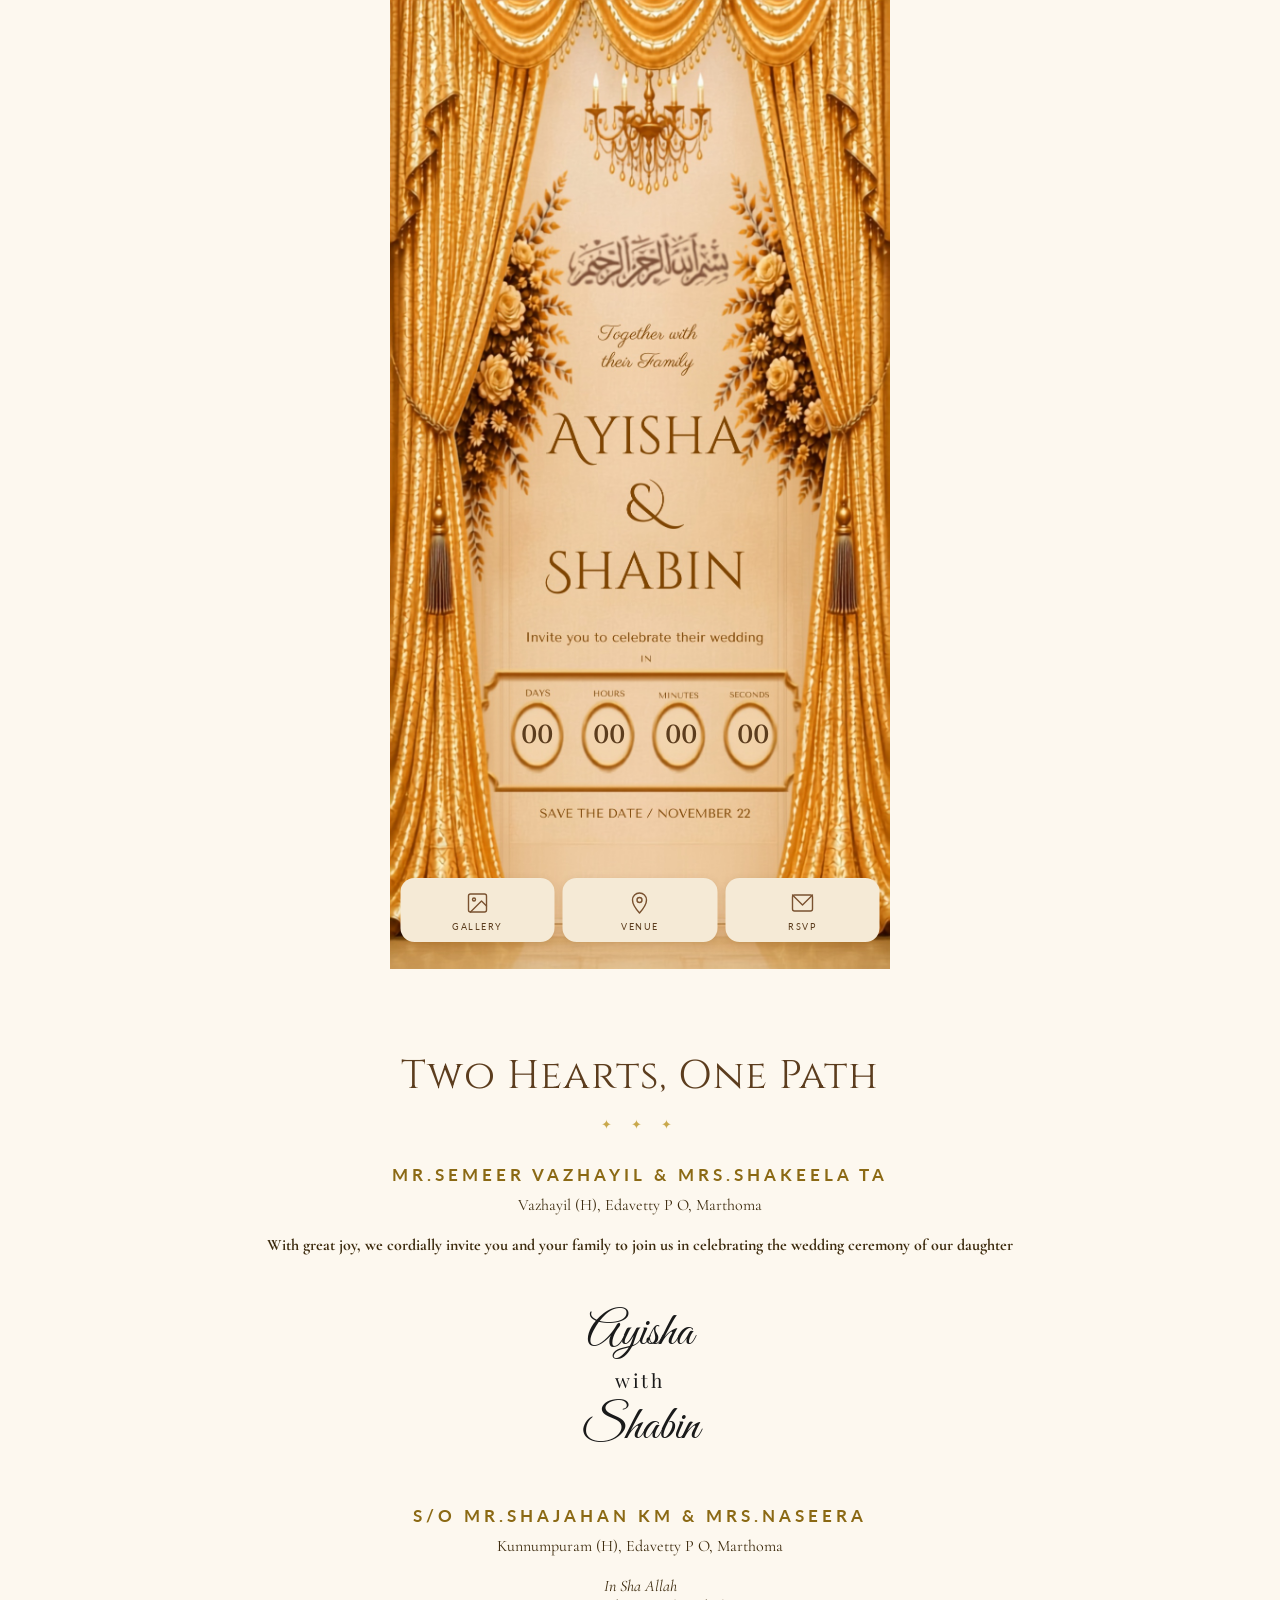
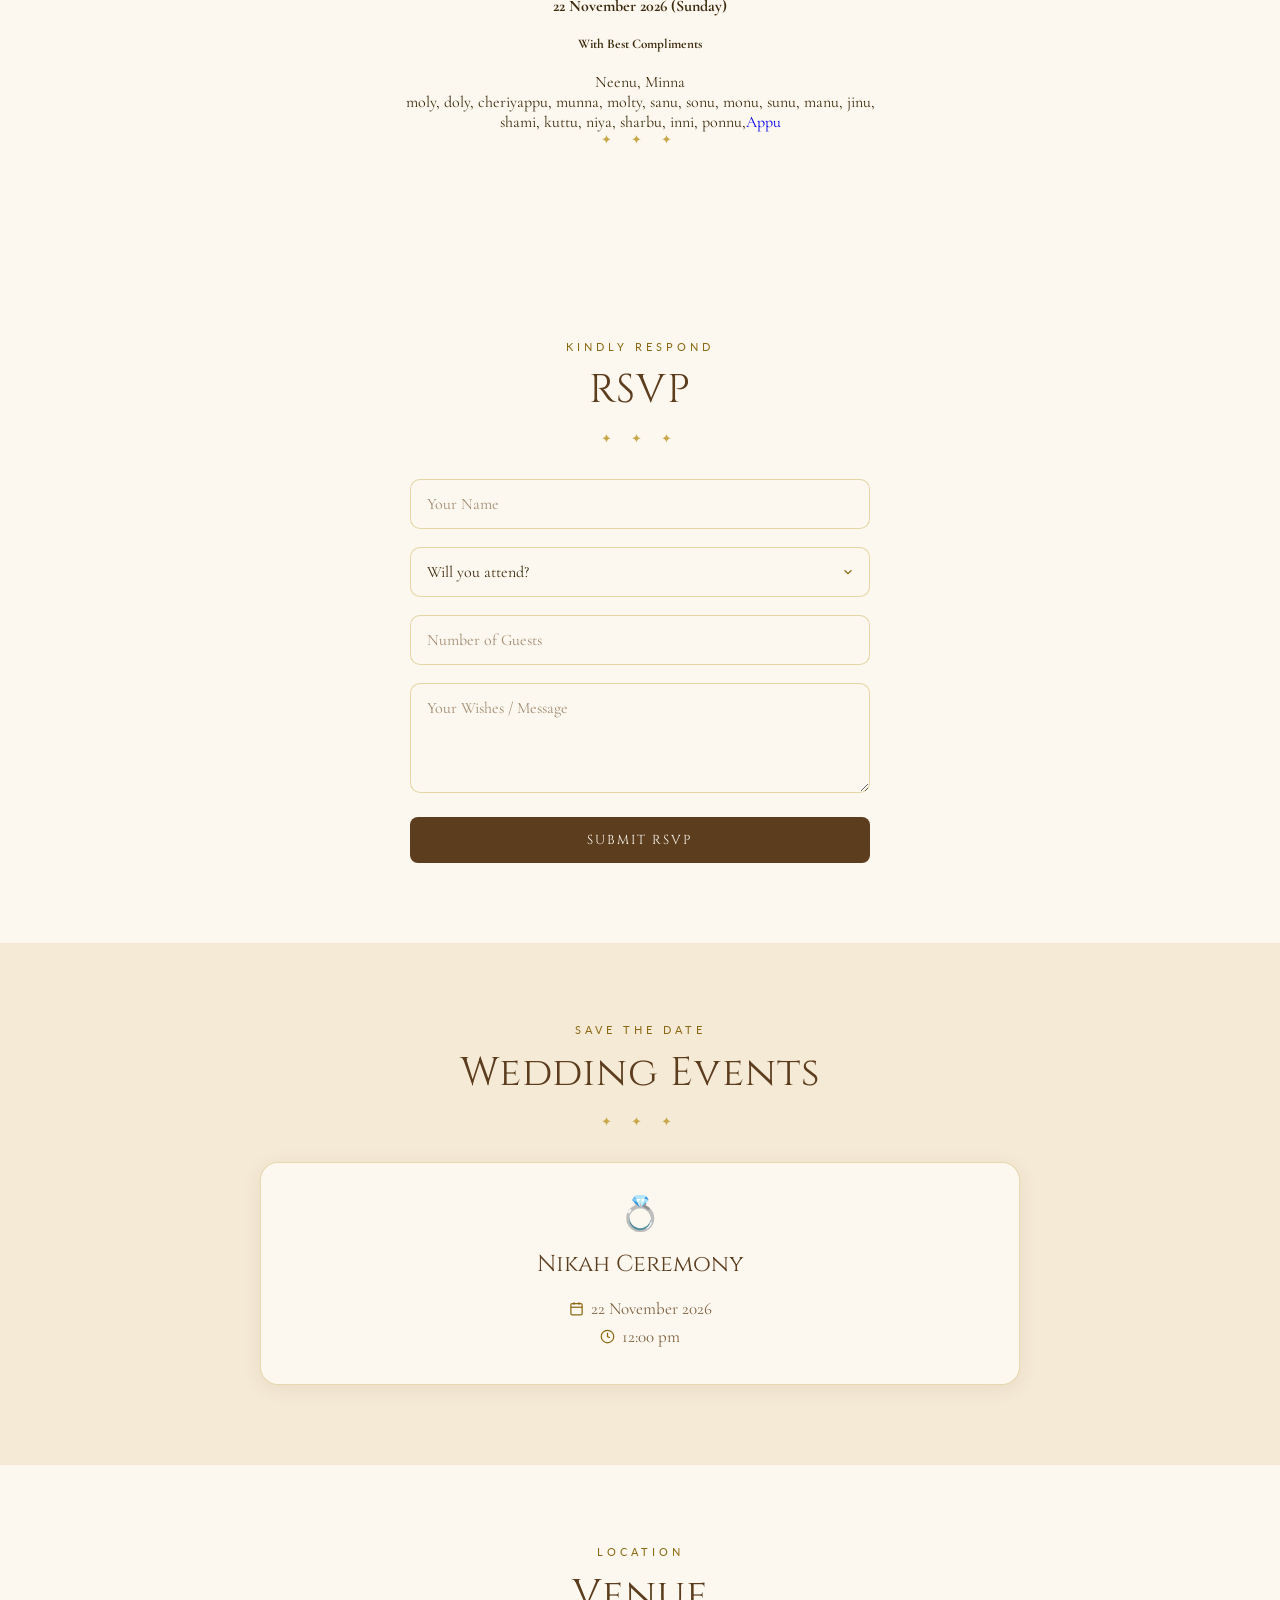
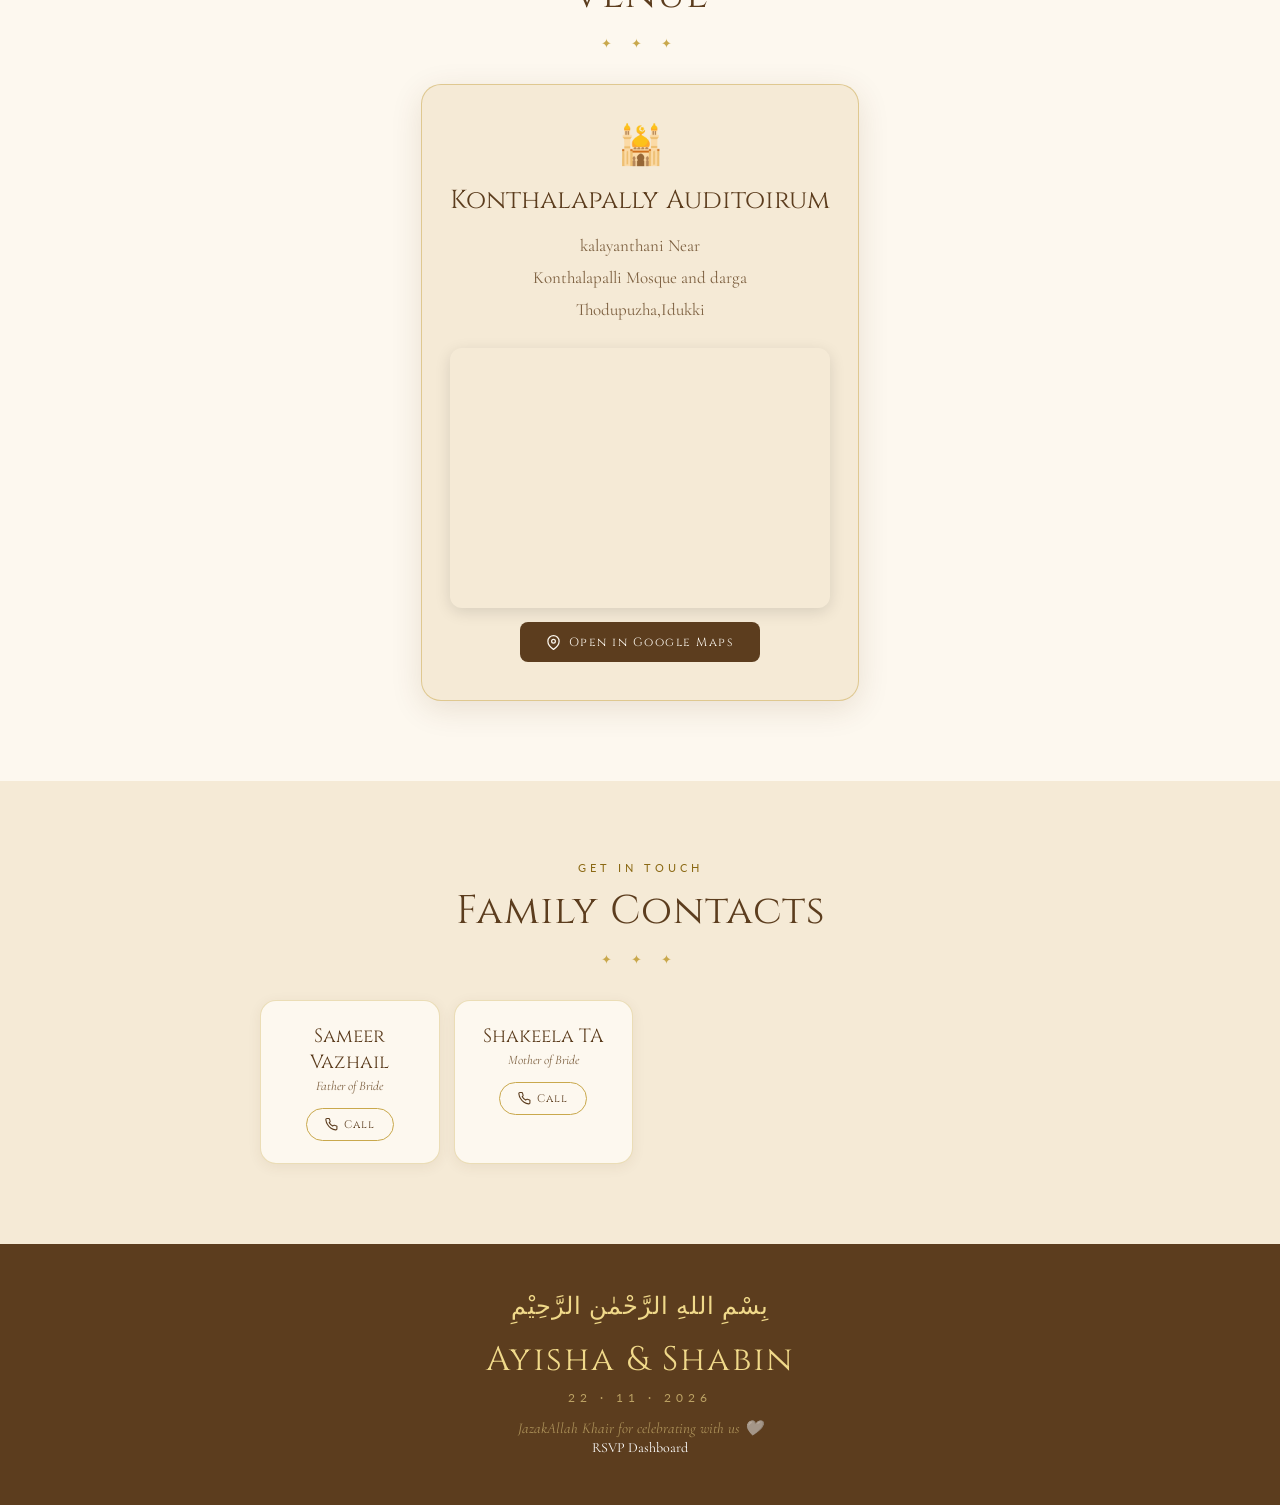
<file: index.html>
<!DOCTYPE html>
<html lang="en">
<head>
<meta charset="UTF-8">
<meta name="viewport" content="width=device-width, initial-scale=1.0">
<title>Ayisha & Shabin — Wedding Invitation</title>
<link href="https://fonts.googleapis.com/css2?family=Cormorant+Garamond:ital,wght@0,300;0,400;0,600;1,300;1,400&family=Cinzel:wght@400;600&family=Lato:wght@300;400&family=Great+Vibes&family=Playfair+Display&display=swap" rel="stylesheet">
<link rel="stylesheet" href="style.css">
<style>
.map-embed{margin:18px 0 14px;overflow:hidden;border-radius:12px;box-shadow:0 4px 16px rgba(0,0,0,.12);}
.map-embed iframe{display:block;}
</style>
</head>
<body>

<!-- ══════════════════ MAIN CONTENT ══════════════════ -->
<div id="main-content">

  <!-- HERO -->
  <section id="hero">
    <div class="invitation-wrap">
      <img src="wedding_invitation_1170x2532.jpg" class="invite-img" alt="Ayisha & Shabin Wedding Invitation">
      <div class="countdown-overlay">
        <div class="cd-block"><span id="days">00</span></div>
        <div class="cd-block"><span id="hours">00</span></div>
        <div class="cd-block"><span id="minutes">00</span></div>
        <div class="cd-block"><span id="seconds">00</span></div>
      </div>

      <!-- ACTION BUTTONS -->
      <div class="action-row">

        <a href="gallary.html" class="action-btn">
          <div class="action-icon">
            <svg viewBox="0 0 24 24" fill="none" stroke="currentColor" stroke-width="1.4" stroke-linecap="round" stroke-linejoin="round">
              <rect x="3" y="3" width="18" height="18" rx="2"/>
              <circle cx="8.5" cy="8.5" r="1.5"/>
              <polyline points="21,15 16,10 5,21"/>
            </svg>
          </div>
          <span class="action-label">Gallery</span>
        </a>

        <a href="#venue" class="action-btn">
          <div class="action-icon">
            <svg viewBox="0 0 24 24" fill="none" stroke="currentColor" stroke-width="1.4" stroke-linecap="round" stroke-linejoin="round">
              <path d="M12 2C8.13 2 5 5.13 5 9c0 5.25 7 13 7 13s7-7.75 7-13c0-3.87-3.13-7-7-7z"/>
              <circle cx="12" cy="9" r="2.5"/>
            </svg>
          </div>
          <span class="action-label">Venue</span>
        </a>

        <a href="#RSVP" class="action-btn">
          <div class="action-icon">
            <svg viewBox="0 0 24 24" fill="none" stroke="currentColor" stroke-width="1.4" stroke-linecap="round" stroke-linejoin="round">
              <rect x="2" y="4" width="20" height="16" rx="2"/>
              <polyline points="2,4 12,14 22,4"/>
            </svg>
          </div>
          <span class="action-label">RSVP</span>
        </a>

      </div>
    </div>
  </section>

  <!-- OUR STORY -->
  <section id="story" class="section">
    <div class="section-inner">
      <h2 class="sec-title reveal">Two Hearts, One Path</h2>
      <div class="ornament reveal">✦ ✦ ✦</div>
      <p class="story-text reveal">
        <div class="eyebrow reveal"><H2>Mr.Semeer Vazhayil & Mrs.Shakeela TA</H2></div>
        Vazhayil (H), Edavetty P O, Marthoma <br><BR>
        
       <H4> With great joy, we cordially invite you and your family to join us
          in celebrating the wedding ceremony of our daughter</H4>

          <div class="wedding-names">
            <br><br>
            <div class="name">Ayisha</div>
            <div class="with-text">with</div>
            <div class="name">Shabin</div>
            <br><br>
          </div>

        <div class="eyebrow reveal"><H2>S/o Mr.Shajahan Km & Mrs.Naseera</H2></div>
        Kunnumpuram (H),  Edavetty P O, Marthoma <br><BR>
        
          <em>In Sha Allah</em>
        
        <H4>22 November 2026 (Sunday)</H4>
        <BR>
          <H5>With Best Compliments</H5><BR>
            Neenu, Minna<BR> 
            moly, doly, cheriyappu, munna, molty, sanu, sonu, monu, sunu, manu, jinu,<BR>
            shami, kuttu, niya, sharbu, inni, ponnu,<a href="https://www.instagram.com/_noufalrasak?igsh=bWxsMG80cDNtejJp&utm_source=qr" class="my-name">Appu</a>
        <BR>
      <div class="ornament reveal">✦ ✦ ✦</div>
    </div>
  </section>

  <!-- RSVP -->
  <section id="RSVP" class="section">
    <div class="section-inner">
      <div class="eyebrow reveal">Kindly Respond</div>
      <h2 class="sec-title reveal">RSVP</h2>
      <div class="ornament reveal">✦ ✦ ✦</div>

      <form id="rsvpForm" class="rsvp-form reveal">

        <div class="rsvp-field">
          <input type="text" id="name" placeholder="Your Name" required>
        </div>

        <div class="rsvp-field">
          <select id="attendance" required>
            <option value="">Will you attend?</option>
            <option value="Yes">Yes, I'll be there</option>
            <option value="No">Sorry, can't make it</option>
          </select>
        </div>

        <div class="rsvp-field">
          <input type="number" id="guests" placeholder="Number of Guests" min="0">
        </div>

        <div class="rsvp-field">
          <textarea id="message" placeholder="Your Wishes / Message" rows="4"></textarea>
        </div>

        <button type="submit" class="rsvp-submit">Submit RSVP</button>

      </form>
    </div>
  </section>

  <!-- EVENT SCHEDULE -->
  <section id="events" class="section section-alt">
    <div class="section-inner">
      <div class="eyebrow reveal">Save the Date</div>
      <h2 class="sec-title reveal">Wedding Events</h2>
      <div class="ornament reveal">✦ ✦ ✦</div>
      <div class="events-grid">
        <div class="event-card reveal">
          <div class="event-icon">💍</div>
          <h3>Nikah Ceremony</h3>
          <div class="event-detail">
            <svg width="15" height="15" viewBox="0 0 24 24" fill="none" stroke="currentColor" stroke-width="2">
              <rect x="3" y="4" width="18" height="18" rx="2"/>
              <line x1="16" y1="2" x2="16" y2="6"/>
              <line x1="8"  y1="2" x2="8"  y2="6"/>
              <line x1="3"  y1="10" x2="21" y2="10"/>
            </svg>
            22 November 2026
          </div>
          <div class="event-detail">
            <svg width="15" height="15" viewBox="0 0 24 24" fill="none" stroke="currentColor" stroke-width="2">
              <circle cx="12" cy="12" r="10"/>
              <polyline points="12 6 12 12 16 14"/>
            </svg>
            12:00 pm
          </div>
        </div>
      </div>
    </div>
  </section>

  <!-- VENUE -->
  <section id="venue" class="section">
    <div class="section-inner">
      <div class="eyebrow reveal">Location</div>
      <h2 class="sec-title reveal">Venue</h2>
      <div class="ornament reveal">✦ ✦ ✦</div>
      <div class="venue-card reveal">
        <div class="venue-icon">🕌</div>
        <h3 class="venue-name">Konthalapally Auditoirum</h3>
        <p class="venue-address">kalayanthani Near<br>Konthalapalli Mosque and darga<br>Thodupuzha,Idukki</p>
        <div class="map-embed">
          <iframe
            src="https://www.google.com/maps?q=Konthalapalli+Mosque+and+darga,+kalayanthani,+Thodupuzha,+Idukki,+Kerala&output=embed"
            width="100%"
            height="260"
            style="border:0;border-radius:12px;"
            allowfullscreen=""
            loading="lazy"
            referrerpolicy="no-referrer-when-downgrade">
          </iframe>
        </div>
        <a href="https://maps.app.goo.gl/k5tnFtj8jiW1MxmHA?g_st=ic" target="_blank" rel="noopener" class="map-btn">
          <svg width="15" height="15" viewBox="0 0 24 24" fill="none" stroke="currentColor" stroke-width="2">
            <path d="M21 10c0 7-9 13-9 13s-9-6-9-13a9 9 0 0 1 18 0z"/>
            <circle cx="12" cy="10" r="3"/>
          </svg>
          Open in Google Maps
        </a>
      </div>
    </div>
  </section>

  <!-- FAMILY CONTACTS -->
  <section id="contacts" class="section section-alt">
    <div class="section-inner">
      <div class="eyebrow reveal">Get in Touch</div>
      <h2 class="sec-title reveal">Family Contacts</h2>
      <div class="ornament reveal">✦ ✦ ✦</div>
      <div class="contacts-grid">
        <div class="contact-card reveal">
          <div class="contact-name">Sameer Vazhail</div>
          <div class="contact-role">Father of Bride</div>
          <a href="tel:+919961743230" class="contact-call">
            <svg width="13" height="13" viewBox="0 0 24 24" fill="none" stroke="currentColor" stroke-width="2">
              <path d="M22 16.92v3a2 2 0 0 1-2.18 2 19.79 19.79 0 0 1-8.63-3.07A19.5 19.5 0 0 1 4.69 12 19.79 19.79 0 0 1 1.61 3.41 2 2 0 0 1 3.59 1h3a2 2 0 0 1 2 1.72c.127.96.361 1.903.7 2.81a2 2 0 0 1-.45 2.11L7.91 8.56a16 16 0 0 0 6.29 6.29l.92-.92a2 2 0 0 1 2.11-.45c.907.339 1.85.573 2.81.7A2 2 0 0 1 22 16.92z"/>
            </svg>
            Call
          </a>
        </div>
        <div class="contact-card reveal">
          <div class="contact-name">Shakeela TA</div>
          <div class="contact-role">Mother of Bride</div>
          <a href="tel:+919061145278" class="contact-call">
            <svg width="13" height="13" viewBox="0 0 24 24" fill="none" stroke="currentColor" stroke-width="2">
              <path d="M22 16.92v3a2 2 0 0 1-2.18 2 19.79 19.79 0 0 1-8.63-3.07A19.5 19.5 0 0 1 4.69 12 19.79 19.79 0 0 1 1.61 3.41 2 2 0 0 1 3.59 1h3a2 2 0 0 1 2 1.72c.127.96.361 1.903.7 2.81a2 2 0 0 1-.45 2.11L7.91 8.56a16 16 0 0 0 6.29 6.29l.92-.92a2 2 0 0 1 2.11-.45c.907.339 1.85.573 2.81.7A2 2 0 0 1 22 16.92z"/>
            </svg>
            Call
          </a>
        </div>
      </div>
    </div>
  </section>

  <!-- FOOTER -->
  <footer class="site-footer">
    <div class="footer-bismillah">بِسْمِ اللهِ الرَّحْمٰنِ الرَّحِيْمِ</div>
    <p class="footer-names">Ayisha &amp; Shabin</p>
    <p class="footer-date">22 · 11 · 2026</p>
    <p class="footer-dua">JazakAllah Khair for celebrating with us 🤍</p>
    <p><a href="rsvp-dashboard.html" class="dashboard-link">
      RSVP Dashboard
    </a></p>
  </footer>

</div><!-- /main-content -->

<script>
/* ── INIT ── */
window.addEventListener('load', () => {
  startCountdown();
  initReveal();
});

/* ── COUNTDOWN ── */
function startCountdown() {
  const target = new Date('2026-11-22T09:00:00');
  function tick() {
    const diff = target - new Date();
    if (diff <= 0) {
      ['days','hours','minutes','seconds'].forEach(id => document.getElementById(id).textContent = '00');
      return;
    }
    document.getElementById('days').textContent    = String(Math.floor(diff / 86400000)).padStart(2,'0');
    document.getElementById('hours').textContent   = String(Math.floor(diff % 86400000 / 3600000)).padStart(2,'0');
    document.getElementById('minutes').textContent = String(Math.floor(diff % 3600000 / 60000)).padStart(2,'0');
    document.getElementById('seconds').textContent = String(Math.floor(diff % 60000 / 1000)).padStart(2,'0');
  }
  tick();
  setInterval(tick, 1000);
}

/* ── SCROLL REVEAL ── */
function initReveal() {
  const els = document.querySelectorAll('.reveal');
  const obs = new IntersectionObserver(entries => {
    entries.forEach(e => {
      if (e.isIntersecting) { e.target.classList.add('visible'); obs.unobserve(e.target); }
    });
  }, { threshold: .12 });
  els.forEach((el, i) => { el.style.transitionDelay = (i % 4) * 70 + 'ms'; obs.observe(el); });
}
</script>

<script>
  document.getElementById("rsvpForm").addEventListener("submit", function(e) {
  
    e.preventDefault();
  
    const data = {
      Name: document.getElementById("name").value,
      Attendance: document.getElementById("attendance").value,
      Guests: document.getElementById("guests").value,
      Message: document.getElementById("message").value
    };
  
    fetch("https://script.google.com/macros/s/AKfycbwhU0ckuMvTb20TwBBcQeX-Z36H2l96LHCP2pDjFn-O2RuJ5tDS61U9KHpIK06jsH5q/exec", {
      method: "POST",
      mode: "no-cors",
      body: JSON.stringify(data)
    });
  
    alert("RSVP Submitted Successfully!");
    this.reset();
  
  });
  </script>

</body>
</html>
</file>
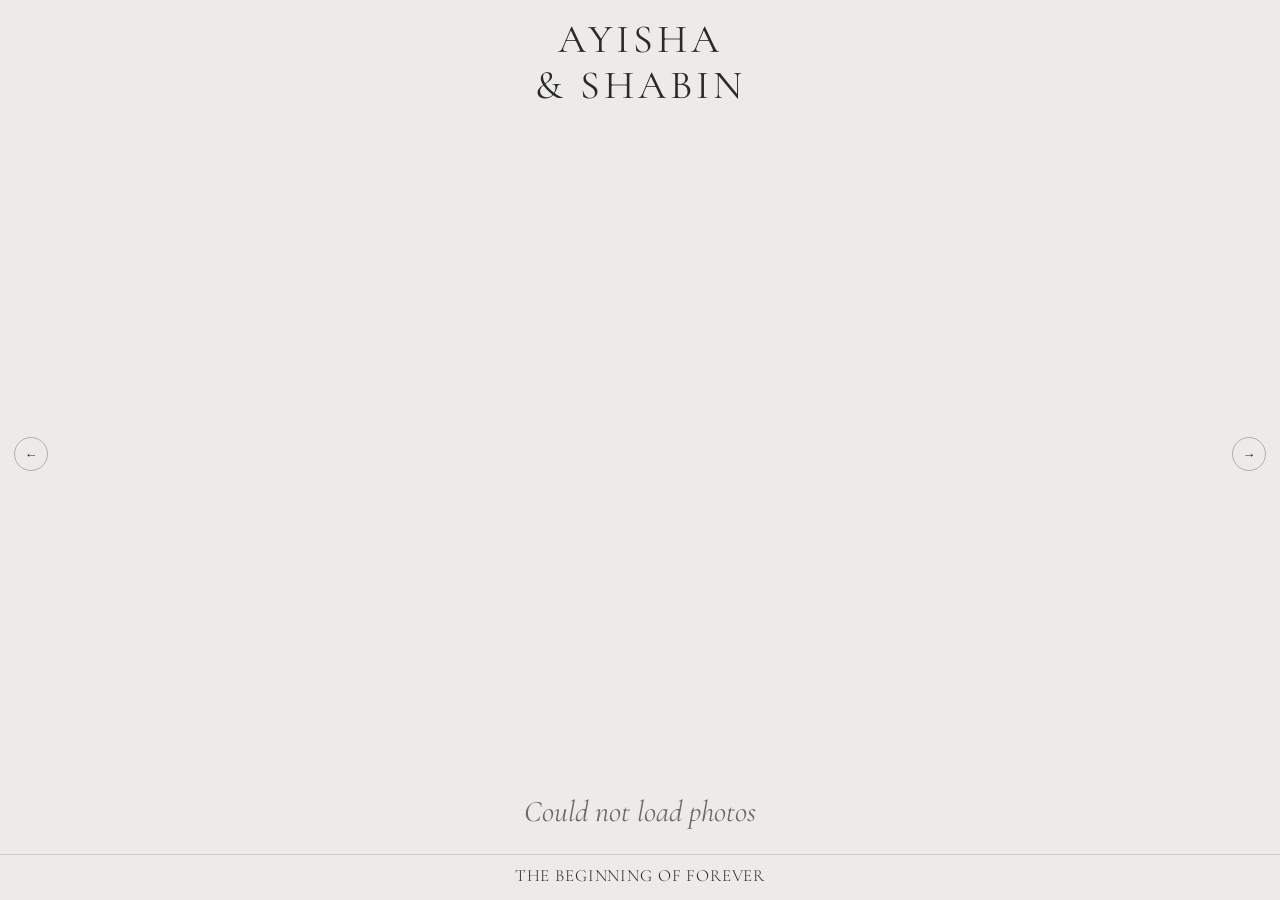
<file: gallary.html>
<!DOCTYPE html>
<html lang="en">
<head>
<meta charset="UTF-8">
<meta name="viewport" content="width=device-width, initial-scale=1.0">
<title>Gallery A/S</title>
<link href="https://fonts.googleapis.com/css2?family=Cormorant+Garamond:ital,wght@0,300;0,400;1,300;1,400&family=Jost:wght@300;400;500&display=swap" rel="stylesheet">
<style>
*{box-sizing:border-box;margin:0;padding:0;}

body{
  background:#EDEBE7;
  height:100vh;
  min-height:600px;
  font-family:'Jost',sans-serif;
  color:#2A2A2A;
  display:flex;
  flex-direction:column;
  overflow:hidden;
  user-select:none;
}

.nav{
  display:flex;align-items:center;justify-content:center;
  padding:1rem 1.5rem;flex-shrink:0;
}
.brand{text-align:center;}
.brand-name{
  font-family:'Cormorant Garamond',serif;
  font-size:40px;
  font-weight:400;
  line-height:1.15;
  letter-spacing:0.1em;
  text-transform:uppercase;
}

.cf-stage{
  flex:1;
  position:relative;
  display:flex;
  align-items:center;
  justify-content:center;
  perspective:1100px;
  overflow:hidden;
}

.cf-track{
  position:relative;
  width:100%;
  height:90%;
  transform-style:preserve-3d;
}

.cf-card{
  position:absolute;
  top:50%;
  width:240px;
  height:320px;
  margin-top:-160px;
  left:50%;
  margin-left:-120px;
  overflow:hidden;
  cursor:pointer;
  transform-origin:center center;
  transition:transform 0.55s cubic-bezier(0.25,0.46,0.45,0.94),
             opacity 0.55s ease,
             box-shadow 0.55s ease;
  will-change:transform,opacity;
  background:#E2DFD8;
}

.cf-card img{
  width:100%;height:100%;object-fit:cover;display:block;pointer-events:none;
  opacity:0;
  transition:opacity 0.5s ease;
}
.cf-card img.loaded{opacity:1;}

.cf-card .cf-shine{
  position:absolute;inset:0;
  background:linear-gradient(105deg,rgba(255,255,255,0.18) 0%,transparent 60%);
  pointer-events:none;opacity:0;transition:opacity 0.4s;
}
.cf-card.side-left .cf-shine,
.cf-card.side-right .cf-shine{opacity:1;}

/* Loading skeleton + spinner */
.cf-loader{
  position:absolute;inset:0;
  display:flex;align-items:center;justify-content:center;
  background:linear-gradient(110deg,#E2DFD8 8%,#EFEDE8 18%,#E2DFD8 33%);
  background-size:200% 100%;
  animation:shimmer 1.4s linear infinite;
  transition:opacity 0.4s ease;
  pointer-events:none;
}
.cf-loader.hide{opacity:0;}
@keyframes shimmer{
  0%{background-position:200% 0;}
  100%{background-position:-200% 0;}
}
.cf-spinner{
  width:26px;height:26px;
  border-radius:50%;
  border:2px solid rgba(42,42,42,0.15);
  border-top-color:rgba(42,42,42,0.55);
  animation:spin 0.8s linear infinite;
}
@keyframes spin{to{transform:rotate(360deg);}}

.cf-caption{
  flex-shrink:0;text-align:center;
  padding:0.5rem 0 0.4rem;min-height:2.4rem;
}
.cf-caption-text{
  font-family:'Cormorant Garamond',serif;
  font-style:italic;font-size:30px;
  color:#171616;opacity:0.6;transition:opacity 0.3s;
}

.dots{
  flex-shrink:0;display:flex;align-items:center;
  justify-content:center;gap:6px;padding:0.5rem 0 0.6rem;
}
.dot{
  width:5px;height:5px;border-radius:50%;
  background:#2A2A2A;opacity:0.2;transition:all 0.3s;cursor:pointer;
}
.dot.active{opacity:0.75;width:20px;border-radius:3px;}

.arrow{
  position:absolute;top:50%;transform:translateY(-50%);
  background:none;border:0.5px solid rgba(42,42,42,0.3);
  width:34px;height:34px;border-radius:50%;
  display:flex;align-items:center;justify-content:center;
  cursor:pointer;z-index:20;color:#2A2A2A;font-size:13px;
  transition:all 0.2s;
}
.arrow:hover{background:#2A2A2A;color:#EDEBE7;}
.arrow-left{left:14px;}
.arrow-right{right:14px;}

.tagline-strip{
  flex-shrink:0;border-top:0.5px solid rgba(42,42,42,0.18);
  text-align:center;padding:0.65rem 1rem 0.8rem;
}
.tagline-strip p{
  font-family:'Cormorant Garamond',serif;
  font-size:17px;font-weight:300;
  letter-spacing:0.05em;text-transform:uppercase;line-height:1.3;
}
.tagline-strip em{font-style:italic;text-transform:none;}
</style>
</head>
<body>

<nav class="nav">

  <div class="brand">
    
    <div class="brand-name">AYISHA<br>& SHABIN</div>
    
  </div>

</nav>

<div class="cf-stage" id="stage">
  <button class="arrow arrow-left" id="prev">&#8592;</button>
  <div class="cf-track" id="track"></div>
  <button class="arrow arrow-right" id="next">&#8594;</button>
</div>

<div class="cf-caption"><span class="cf-caption-text" id="cap"></span></div>
<div class="dots" id="dots"></div>

<div class="tagline-strip">
  <p>The beginning of forever</p>
</div>

<script>
// ── CONFIG — must match rsvp-dashboard.html ───────────────────────────────────
const SHEET_URL = 'https://script.google.com/macros/s/AKfycbwhU0ckuMvTb20TwBBcQeX-Z36H2l96LHCP2pDjFn-O2RuJ5tDS61U9KHpIK06jsH5q/exec';

// ── STATE ─────────────────────────────────────────────────────────────────────
let photos = [];   // [{src, cap}]  built from Drive API response
let N = 0;
let cur = 0, dragging = false, startX = 0, dragDelta = 0;

const track  = document.getElementById('track');
const dotsEl = document.getElementById('dots');
const capEl  = document.getElementById('cap');
const stage  = document.getElementById('stage');

// ── CAPTIONS — read from localStorage (set by rsvp-dashboard.html) ───────────
var DEFAULT_CAPS = ['WELCOME','BRIDE','WE','DECIDED','TOGETHER','GROOM'];

// Captions — defaults only (edited via rsvp-dashboard.html)
var FIXED_CAPS = DEFAULT_CAPS.slice();

// ── LOAD IMAGES FROM DRIVE ───────────────────────────────────────────────────
function buildCarousel(imgs) {
  // Sort by filename so order matches the dashboard slots
  imgs = imgs.slice().sort(function(a, b) {
    return String(a.name || '').localeCompare(String(b.name || ''), undefined, { numeric: true });
  });

  // imgs = [{id, name, url}] from Apps Script  ?gallery=1
  photos = imgs.map(function(img, i) {
    var cap = FIXED_CAPS[i] !== undefined ? FIXED_CAPS[i] : ('PHOTO ' + (i + 1));
    return { src: img.url, cap: cap };
  });
  N = photos.length;
  cur = 0;

  // Clear old cards & dots
  track.innerHTML  = '';
  dotsEl.innerHTML = '';

  if (N === 0) {
    capEl.textContent = '';
    document.getElementById('prev').style.display = 'none';
    document.getElementById('next').style.display = 'none';
    // Show a friendly empty state in the stage
    const msg = document.createElement('div');
    msg.style.cssText = 'font-family:Cormorant Garamond,serif;font-style:italic;font-size:22px;color:#2A2A2A;opacity:0.4;text-align:center;padding:20px;';
    msg.textContent = 'No photos yet…';
    track.appendChild(msg);
    return;
  }

  document.getElementById('prev').style.display = '';
  document.getElementById('next').style.display = '';

  // Build cards
  photos.forEach(function(p, i) {
    const card = document.createElement('div');
    card.className = 'cf-card';
    card.innerHTML =
      '<div class="cf-loader"><div class="cf-spinner"></div></div>'
      + '<img src="' + p.src + '" alt="' + p.cap + '" crossorigin="anonymous">'
      + '<div class="cf-shine"></div>';

    const img    = card.querySelector('img');
    const loader = card.querySelector('.cf-loader');

    function markLoaded() {
      img.classList.add('loaded');
      loader.classList.add('hide');
    }
    if (img.complete && img.naturalWidth > 0) {
      markLoaded();
    } else {
      img.addEventListener('load', markLoaded);
      img.addEventListener('error', function() { loader.classList.add('hide'); });
    }

    card.addEventListener('click', function() { if (Math.abs(dragDelta) < 8) goTo(i); });
    track.appendChild(card);
  });

  // Build dots
  photos.forEach(function(_, i) {
    const d = document.createElement('div');
    d.className = 'dot';
    d.onclick = function() { goTo(i); };
    dotsEl.appendChild(d);
  });

  layout();
}

function loadGallery() {
  // Show a subtle loading state
  capEl.textContent = '';
  track.innerHTML = '<div style="position:absolute;top:50%;left:50%;transform:translate(-50%,-50%);"><div style="width:34px;height:34px;border-radius:50%;border:2px solid rgba(42,42,42,0.15);border-top-color:rgba(42,42,42,0.55);animation:spin 0.8s linear infinite;"></div></div>';

  fetch(SHEET_URL + '?gallery=1')
    .then(function(r) { return r.json(); })
    .then(function(data) {
      buildCarousel(data.images || []);
    })
    .catch(function(err) {
      console.error('Gallery load error:', err);
      track.innerHTML = '';
      capEl.textContent = 'Could not load photos';
    });
}

// ── LAYOUT ────────────────────────────────────────────────────────────────────
function layout() {
  if (N === 0) return;
  const cards  = track.querySelectorAll('.cf-card');
  const stageW = stage.offsetWidth;
  const SPREAD  = Math.min(stageW * 0.18, 150);
  const SIDE_ROT = 52;
  const ACTIVE_Z = 200;
  const SIDE_Z   = -120;
  const FAR_Z    = -220;

  cards.forEach(function(card, i) {
    let offset = i - cur;
    if (offset >  N / 2) offset -= N;
    if (offset < -N / 2) offset += N;

    let tx, tz, ry, scale, opacity, zIndex;

    if (offset === 0) {
      tx=0; tz=ACTIVE_Z; ry=0; scale=1; opacity=1; zIndex=10;
      card.classList.remove('side-left','side-right');
    } else if (offset === 1) {
      tx=SPREAD*2.1; tz=SIDE_Z; ry=-SIDE_ROT; scale=0.72; opacity=0.9; zIndex=7;
      card.classList.add('side-right'); card.classList.remove('side-left');
    } else if (offset === -1) {
      tx=-SPREAD*2.1; tz=SIDE_Z; ry=SIDE_ROT; scale=0.72; opacity=0.9; zIndex=7;
      card.classList.add('side-left'); card.classList.remove('side-right');
    } else if (offset === 2) {
      tx=SPREAD*3.8; tz=FAR_Z; ry=-SIDE_ROT*1.1; scale=0.54; opacity=0.55; zIndex=4;
      card.classList.add('side-right'); card.classList.remove('side-left');
    } else if (offset === -2) {
      tx=-SPREAD*3.8; tz=FAR_Z; ry=SIDE_ROT*1.1; scale=0.54; opacity=0.55; zIndex=4;
      card.classList.add('side-left'); card.classList.remove('side-right');
    } else {
      tx=offset>0?SPREAD*5.5:-SPREAD*5.5; tz=FAR_Z-80; ry=offset>0?-70:70;
      scale=0.4; opacity=0; zIndex=1;
      card.classList.remove('side-left','side-right');
    }

    card.style.transform = 'translateX('+tx+'px) translateZ('+tz+'px) rotateY('+ry+'deg) scale('+scale+')';
    card.style.opacity   = opacity;
    card.style.zIndex    = zIndex;
  });

  document.querySelectorAll('.dot').forEach(function(d, i) {
    d.classList.toggle('active', i === cur);
  });
  capEl.textContent = photos[cur] ? photos[cur].cap : '';
}

function goTo(idx) {
  if (N === 0) return;
  cur = ((idx % N) + N) % N;
  layout();
}

// ── CONTROLS ──────────────────────────────────────────────────────────────────
document.getElementById('prev').onclick = function() { goTo(cur - 1); };
document.getElementById('next').onclick = function() { goTo(cur + 1); };

stage.addEventListener('mousedown',  function(e) { dragging=true; startX=e.clientX; dragDelta=0; });
stage.addEventListener('touchstart', function(e) { dragging=true; startX=e.touches[0].clientX; dragDelta=0; }, {passive:true});
stage.addEventListener('mousemove',  function(e) { if(!dragging)return; dragDelta=e.clientX-startX; });
stage.addEventListener('touchmove',  function(e) { if(!dragging)return; dragDelta=e.touches[0].clientX-startX; }, {passive:true});

function endDrag() {
  if (!dragging) return; dragging=false;
  if (dragDelta < -50) goTo(cur+1);
  else if (dragDelta > 50) goTo(cur-1);
  dragDelta=0;
}
stage.addEventListener('mouseup',    endDrag);
stage.addEventListener('mouseleave', endDrag);
stage.addEventListener('touchend',   endDrag);

document.addEventListener('keydown', function(e) {
  if (e.key==='ArrowLeft')  goTo(cur-1);
  if (e.key==='ArrowRight') goTo(cur+1);
});

window.addEventListener('resize', layout);

// ── BOOT ──────────────────────────────────────────────────────────────────────
loadGallery();
</script>
</body>
</html>
</file>
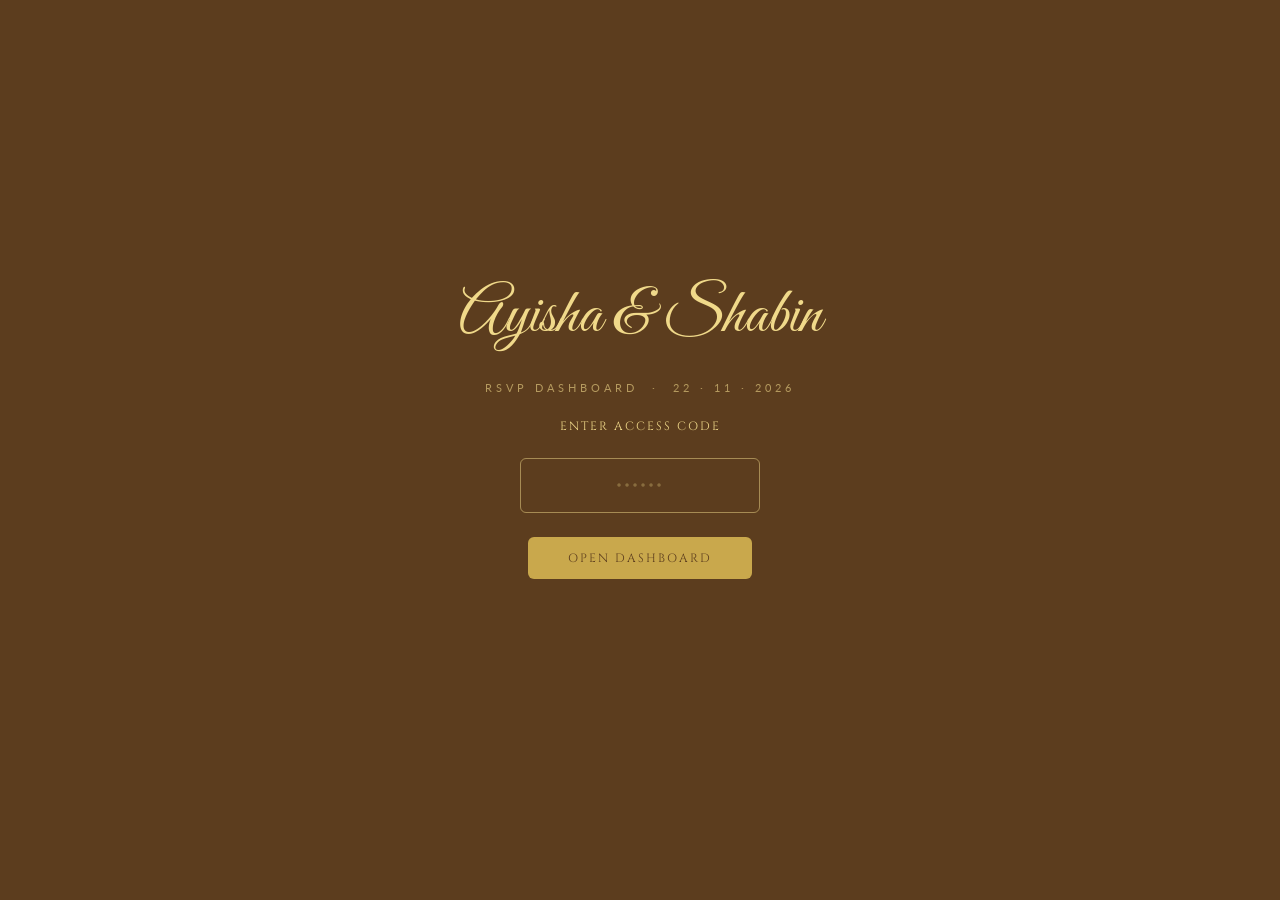
<file: rsvp-dashboard.html>
<!DOCTYPE html>
<html lang="en">
<head>
<meta charset="UTF-8">
<meta name="viewport" content="width=device-width, initial-scale=1.0">
<title>RSVP Dashboard — Ayisha & Shabin</title>
<link href="https://fonts.googleapis.com/css2?family=Cormorant+Garamond:ital,wght@0,300;0,400;0,600;1,300;1,400&family=Cinzel:wght@400;600&family=Lato:wght@300;400&family=Great+Vibes&display=swap" rel="stylesheet">
<style>
*,*::before,*::after{margin:0;padding:0;box-sizing:border-box;}
html{scroll-behavior:smooth;}
:root{
  --gold:#c9a84c;--gold-dark:#8b6914;--gold-light:#f0d98a;
  --cream:#fdf8ef;--parchment:#f5ead6;
  --brown:#5c3d1e;--brown-mid:#7a5230;
  --text:#3d2b0e;--text-muted:#7d6040;
  --green:#4a7c59;--green-bg:#edf5f0;
  --red:#8b2e2e;--red-bg:#fdf0f0;
  --fd:'Cinzel',Georgia,serif;
  --fb:'Cormorant Garamond',Georgia,serif;
  --fs:'Lato',Arial,sans-serif;
}
body{background:var(--cream);color:var(--text);font-family:var(--fb);overflow-x:hidden;min-height:100vh;}

/* GATE */
#gate{
  position:fixed;inset:0;z-index:9999;
  background:var(--brown);
  display:flex;align-items:center;justify-content:center;
  flex-direction:column;gap:24px;padding:32px;
}
.gate-names{font-family:'Great Vibes',cursive;font-size:clamp(36px,10vw,64px);color:var(--gold-light);text-align:center;}
.gate-sub{font-family:var(--fs);font-size:11px;letter-spacing:4px;text-transform:uppercase;color:rgba(240,217,138,.6);}
.gate-label{font-family:var(--fd);font-size:12px;letter-spacing:2px;color:var(--gold-light);text-transform:uppercase;}
#pin{
  background:transparent;border:1.5px solid rgba(240,217,138,.5);
  color:var(--gold-light);font-family:var(--fd);font-size:18px;
  letter-spacing:6px;padding:14px 28px;border-radius:6px;
  text-align:center;outline:none;width:240px;
}
#pin:focus{border-color:var(--gold-light);}
#pin::placeholder{color:rgba(240,217,138,.3);letter-spacing:2px;}
#gate-btn{
  padding:13px 40px;background:var(--gold);color:var(--brown);
  border:none;border-radius:6px;font-family:var(--fd);
  font-size:12px;letter-spacing:2px;text-transform:uppercase;
  cursor:pointer;
}
#gate-btn:hover{background:var(--gold-light);}
#gate-err{font-family:var(--fb);color:#e07070;font-size:14px;font-style:italic;min-height:20px;text-align:center;}

/* DASHBOARD */
#dashboard{display:none;}

/* HEADER */
header{
  background:var(--brown);text-align:center;padding:40px 20px 32px;
  position:relative;
}
header::after{content:'';display:block;height:3px;background:linear-gradient(90deg,transparent,var(--gold),transparent);position:absolute;bottom:0;left:0;right:0;}
.header-arabic{font-family:var(--fb);font-size:clamp(14px,3.5vw,20px);color:var(--gold-light);direction:rtl;margin-bottom:16px;opacity:.75;}
.header-names{font-family:'Great Vibes',cursive;font-size:clamp(36px,9vw,60px);color:var(--gold-light);margin-bottom:6px;}
.header-sub{font-family:var(--fs);font-size:10px;letter-spacing:5px;text-transform:uppercase;color:rgba(240,217,138,.55);margin-bottom:8px;}
.header-date{font-family:var(--fd);font-size:13px;letter-spacing:3px;color:var(--gold);}
.back-link{
  position:absolute;top:20px;left:20px;
  display:flex;align-items:center;gap:6px;
  text-decoration:none;font-family:var(--fs);font-size:11px;
  letter-spacing:2px;text-transform:uppercase;color:rgba(240,217,138,.6);
}
.back-link:hover{color:var(--gold-light);}
.back-link svg{width:14px;height:14px;stroke:currentColor;fill:none;}

/* MAIN */
main{max-width:900px;margin:0 auto;padding:40px 20px 80px;}


/* SECTION HEAD */
.section-head{display:flex;align-items:center;gap:14px;margin-bottom:20px;}
.section-head h2{font-family:var(--fd);font-size:clamp(15px,3.5vw,20px);font-weight:400;color:var(--brown);letter-spacing:1px;white-space:nowrap;}
.section-head .line{flex:1;height:1px;background:rgba(201,168,76,.35);}
.ornament{font-size:11px;color:var(--gold);letter-spacing:6px;text-align:center;margin:32px 0 24px;}

/* GALLERY */
#gallery-section{margin-bottom:48px;}
.gallery-toolbar{
  display:flex;align-items:center;gap:10px;margin-bottom:16px;flex-wrap:wrap;
}
.gallery-count{
  font-family:var(--fs);font-size:11px;letter-spacing:1.5px;
  text-transform:uppercase;color:var(--text-muted);margin-left:auto;
}
#gallery-grid{
  display:grid;
  grid-template-columns:repeat(3,1fr);
  gap:18px;
}
@media(max-width:600px){#gallery-grid{grid-template-columns:repeat(2,1fr);}}

/* Each slot wraps the image card + caption below */
.gallery-slot{display:flex;flex-direction:column;gap:8px;}

.gallery-item{
  border-radius:14px;overflow:hidden;
  box-shadow:0 4px 16px rgba(90,50,5,.12);
  background:var(--parchment);
  aspect-ratio:1/1;
  position:relative;
}
.gallery-item img{
  width:100%;height:100%;
  object-fit:cover;display:block;
  transition:transform .4s ease;
}
.gallery-item:hover img{transform:scale(1.04);}
.gallery-item-actions{
  position:absolute;top:8px;right:8px;
  display:flex;flex-direction:column;gap:6px;
  opacity:0;transition:opacity .2s;
}
.gallery-item:hover .gallery-item-actions{opacity:1;}
.g-btn{
  width:32px;height:32px;border-radius:8px;border:none;cursor:pointer;
  display:flex;align-items:center;justify-content:center;
  font-size:14px;backdrop-filter:blur(6px);transition:transform .15s;
}
.g-btn:hover{transform:scale(1.1);}
.g-btn-del{background:rgba(139,46,46,.85);color:#fff;}
.g-btn-rep{background:rgba(92,61,30,.85);color:var(--gold-light);}

/* Caption input under each slot */
.slot-caption-wrap{
  display:flex;align-items:center;gap:6px;
  background:var(--parchment);
  border:1px solid rgba(201,168,76,.4);
  border-radius:8px;padding:7px 12px;
}
.slot-caption-wrap svg{
  width:13px;height:13px;stroke:var(--gold-dark);fill:none;flex-shrink:0;
}
.slot-caption{
  border:none;background:transparent;
  font-family:'Cormorant Garamond',Georgia,serif;
  font-style:italic;font-size:14px;color:var(--text);
  outline:none;width:100%;
  letter-spacing:0.03em;
}
.slot-caption::placeholder{color:var(--text-muted);font-style:italic;}
.slot-num{
  font-family:var(--fd);font-size:10px;letter-spacing:1.5px;
  color:var(--text-muted);flex-shrink:0;
}
.caption-saved{
  font-family:var(--fs);font-size:10px;color:var(--green);
  opacity:0;transition:opacity .3s;flex-shrink:0;
}
.caption-saved.show{opacity:1;}

/* Upload slot */
.gallery-upload-slot{
  border-radius:14px;
  border:2px dashed rgba(201,168,76,.5);
  background:rgba(245,234,214,.4);
  aspect-ratio:1/1;
  display:flex;flex-direction:column;
  align-items:center;justify-content:center;gap:10px;
  cursor:pointer;transition:background .2s,border-color .2s;
  position:relative;
}
.gallery-upload-slot:hover{
  background:rgba(201,168,76,.1);
  border-color:var(--gold);
}
.gallery-upload-slot input[type=file]{
  position:absolute;inset:0;opacity:0;cursor:pointer;width:100%;height:100%;
}
.upload-icon{font-size:28px;}
.upload-label{
  font-family:var(--fs);font-size:10px;letter-spacing:1.5px;
  text-transform:uppercase;color:var(--text-muted);text-align:center;padding:0 12px;
}

/* Uploading spinner */
.gallery-item.uploading{
  display:flex;align-items:center;justify-content:center;
  background:rgba(245,234,214,.6);
}
.spinner{
  width:32px;height:32px;border:3px solid rgba(201,168,76,.3);
  border-top-color:var(--gold);border-radius:50%;
  animation:spin .8s linear infinite;
}
@keyframes spin{to{transform:rotate(360deg);}}

.gallery-msg{
  grid-column:1/-1;
  text-align:center;padding:32px;
  font-family:var(--fb);font-style:italic;color:var(--text-muted);font-size:15px;
  background:var(--parchment);border-radius:14px;
  border:1px solid rgba(201,168,76,.3);
}
.gallery-msg.error{
  color:var(--red);background:var(--red-bg);
  border-color:rgba(139,46,46,.2);font-size:13px;
}
/* Toast */
#g-toast{
  position:fixed;bottom:28px;left:50%;transform:translateX(-50%) translateY(80px);
  background:var(--brown);color:var(--gold-light);
  font-family:var(--fs);font-size:12px;letter-spacing:1px;
  padding:12px 24px;border-radius:10px;
  box-shadow:0 8px 24px rgba(0,0,0,.2);
  transition:transform .3s ease;z-index:9000;white-space:nowrap;
}
#g-toast.show{transform:translateX(-50%) translateY(0);}

/* CHARTS */
.charts-row{display:grid;grid-template-columns:repeat(auto-fit,minmax(240px,1fr));gap:18px;margin-bottom:48px;}
.chart-card{background:var(--parchment);border:1px solid rgba(201,168,76,.35);border-radius:18px;padding:26px 22px;box-shadow:0 4px 18px rgba(90,50,5,.07);}
.chart-card h3{font-family:var(--fd);font-size:13px;letter-spacing:1.5px;text-transform:uppercase;color:var(--brown);margin-bottom:20px;font-weight:400;}
.donut-wrap{display:flex;align-items:center;gap:20px;}
.stats-grid{display:grid;grid-template-columns:repeat(2,1fr);gap:10px;margin-top:16px;}
.stat-item{text-align:center;padding:10px;border:1px solid rgba(0,0,0,.08);border-radius:10px;}
@media (max-width:768px){
  .donut-wrap{
    flex-direction:column;
  }

  .stats-grid{
    width:100%;
  }
}

.legend{
  display:flex;
  flex-direction:column;
  gap:10px;
}

.legend-item{
  display:flex;
  align-items:center;
  gap:8px;
}

.legend-dot{
  width:10px;
  height:10px;
  border-radius:50%;
  flex-shrink:0;
}

.legend-item span:last-child{
  margin-left:auto;
  font-weight:600;
}




/* ACTIONS */
.actions-bar{display:flex;align-items:center;gap:10px;margin-bottom:28px;flex-wrap:wrap;}
.btn{display:inline-flex;align-items:center;gap:7px;padding:10px 20px;border-radius:8px;font-family:var(--fd);font-size:11px;letter-spacing:1.5px;text-transform:uppercase;cursor:pointer;border:none;transition:transform .2s,background .25s;}
.btn:hover{transform:translateY(-2px);}
.btn-primary{background:var(--brown);color:var(--cream);}
.btn-primary:hover{background:var(--brown-mid);}
.btn-outline{background:transparent;border:1.5px solid var(--gold);color:var(--brown);}
.btn-outline:hover{background:var(--gold);color:#fff;}
.btn svg{width:14px;height:14px;stroke:currentColor;fill:none;}
.last-updated{font-family:var(--fs);font-size:11px;color:var(--text-muted);margin-left:auto;}

/* TABLE */
.table-wrap{background:var(--parchment);border:1px solid rgba(201,168,76,.35);border-radius:18px;overflow:hidden;box-shadow:0 4px 20px rgba(90,50,5,.07);margin-bottom:48px;}
.table-top{display:flex;align-items:center;justify-content:space-between;padding:16px 20px;border-bottom:1px solid rgba(201,168,76,.25);background:rgba(253,248,239,.6);gap:10px;flex-wrap:wrap;}
.search-box{display:flex;align-items:center;gap:8px;background:var(--cream);border:1px solid rgba(201,168,76,.4);border-radius:8px;padding:8px 14px;flex:1;min-width:180px;max-width:300px;}
.search-box svg{width:14px;height:14px;stroke:var(--text-muted);fill:none;flex-shrink:0;}
.search-box input{border:none;background:transparent;font-family:var(--fb);font-size:14px;color:var(--text);outline:none;width:100%;}
.search-box input::placeholder{color:var(--text-muted);}
.filter-pills{display:flex;gap:6px;flex-wrap:wrap;}
.pill{padding:6px 14px;border-radius:20px;font-family:var(--fs);font-size:10px;letter-spacing:1.5px;text-transform:uppercase;border:1px solid rgba(201,168,76,.4);background:transparent;color:var(--text-muted);cursor:pointer;transition:background .2s,color .2s;}
.pill.active,.pill:hover{background:var(--brown);color:var(--cream);border-color:var(--brown);}
.pill.green.active{background:var(--green);border-color:var(--green);}
.pill.red.active{background:var(--red);border-color:var(--red);}
table{width:100%;border-collapse:collapse;}
thead th{font-family:var(--fs);font-size:9.5px;letter-spacing:2px;text-transform:uppercase;color:var(--text-muted);padding:12px 16px;text-align:left;border-bottom:1px solid rgba(201,168,76,.25);background:rgba(245,234,214,.5);}
tbody tr{border-bottom:1px solid rgba(201,168,76,.15);transition:background .2s;}
tbody tr:last-child{border-bottom:none;}
tbody tr:hover{background:rgba(201,168,76,.06);}
tbody td{padding:13px 16px;font-family:var(--fb);font-size:clamp(13px,2.5vw,15px);color:var(--text);vertical-align:middle;}
.badge{display:inline-flex;align-items:center;gap:5px;padding:4px 10px;border-radius:20px;font-family:var(--fs);font-size:9px;letter-spacing:1.5px;text-transform:uppercase;}
.badge.yes{background:var(--green-bg);color:var(--green);border:1px solid rgba(74,124,89,.25);}
.badge.no{background:var(--red-bg);color:var(--red);border:1px solid rgba(139,46,46,.25);}
.badge.maybe{background:#f5f0e0;color:var(--gold-dark);border:1px solid rgba(139,105,20,.25);}
.badge-dot{width:6px;height:6px;border-radius:50%;background:currentColor;}
.empty-state{text-align:center;padding:48px 20px;color:var(--text-muted);font-family:var(--fb);font-style:italic;}

/* FOOTER */
footer{background:var(--brown);text-align:center;padding:32px 20px;color:rgba(240,217,138,.5);font-family:var(--fb);font-style:italic;font-size:14px;}
footer span{color:var(--gold);}

@media(max-width:600px){
  thead th:nth-child(5),tbody td:nth-child(5),
  thead th:nth-child(6),tbody td:nth-child(6){display:none;}
}
</style>
</head>
<body>

<!-- GATE -->
<div id="gate">
  <div class="gate-names">Ayisha &amp; Shabin</div>
  <div class="gate-sub">RSVP Dashboard &nbsp;·&nbsp; 22 · 11 · 2026</div>
  <div class="gate-label">Enter access code</div>
  <input type="password" id="pin" placeholder="••••••" maxlength="20" autocomplete="off">
  <button id="gate-btn">Open Dashboard</button>
  <div id="gate-err"></div>
</div>

<!-- DASHBOARD -->
<div id="dashboard">
  <header>
    <a href="index.html" class="back-link">
      <svg viewBox="0 0 24 24" stroke-width="2" stroke-linecap="round" stroke-linejoin="round"><polyline points="15 18 9 12 15 6"/></svg>
      Invitation
    </a>
    <div class="header-arabic">بِسْمِ اللهِ الرَّحْمٰنِ الرَّحِيْمِ</div>
    <div class="header-names">Ayisha &amp; Shabin</div>
    <div class="header-sub">RSVP Dashboard</div>
    <div class="header-date">22 · November · 2026</div>
  </header>

  <main>
    <!-- CHARTS -->
    <div class="section-head">
      <h2>Response Overview</h2><div class="line"></div>
    </div>
    <div class="charts-row">
      <div class="chart-card">
        <div class="donut-wrap">
          <svg width="100" height="100" viewBox="0 0 100 100">
            <circle cx="50" cy="50" r="36" fill="none" stroke="rgba(201,168,76,.12)" stroke-width="16"/>
            <circle id="d-yes" cx="50" cy="50" r="36" fill="none" stroke="#4a7c59" stroke-width="16" stroke-dasharray="0 226" stroke-dashoffset="56.5" transform="rotate(-90 50 50)"/>
            <circle id="d-no"  cx="50" cy="50" r="36" fill="none" stroke="#8b2e2e" stroke-width="16" stroke-dasharray="0 226" stroke-dashoffset="56.5" transform="rotate(-90 50 50)"/>
            <text id="d-pct" x="50" y="55" text-anchor="middle" font-family="Cinzel,serif" font-size="15" fill="#5c3d1e">0%</text>
          </svg>
        </div>
        <!-- Stats -->
        <div class="stats-grid">
          <div class="stat-item">
            <div class="stat-num" id="s-total">0</div>
            <div class="stat-label">Total RSVPs</div>
          </div>
          <div class="stat-item">
            <div class="stat-num" id="s-yes">0</div>
            <div class="stat-label">Attending</div>
          </div>
          <div class="stat-item">
            <div class="stat-num" id="s-no">0</div>
            <div class="stat-label">Declined</div>
          </div>
          <div class="stat-item">
            <div class="stat-num" id="s-guests">0</div>
            <div class="stat-label">Total Guests</div>
          </div>
        </div>
      </div>
    </div>

    <!-- GALLERY -->
    <div id="gallery-section">
      <div class="section-head">
        <h2>Photo Gallery</h2><div class="line"></div>
      </div>
      <div class="gallery-toolbar">
        <span class="gallery-count" id="gallery-count">0 / 6 photos</span>
      </div>
      <div id="gallery-grid">
        <div class="gallery-msg">Loading photos…</div>
      </div>
    </div>

    <!-- Toast -->
    <div id="g-toast"></div>

    <div class="ornament">✦ ✦ ✦</div>

    <!-- TABLE -->
    <div class="section-head">
      <h2>All Responses</h2><div class="line"></div>
    </div>
    <div class="actions-bar">
      <button class="btn btn-primary" onclick="loadData()">
        <svg viewBox="0 0 24 24" stroke-width="2" stroke-linecap="round" stroke-linejoin="round"><polyline points="23 4 23 10 17 10"/><polyline points="1 20 1 14 7 14"/><path d="M3.51 9a9 9 0 0 1 14.85-3.36L23 10M1 14l4.64 4.36A9 9 0 0 0 20.49 15"/></svg>
        Refresh
      </button>
      <button class="btn btn-outline" onclick="exportCSV()">
        <svg viewBox="0 0 24 24" stroke-width="2" stroke-linecap="round" stroke-linejoin="round"><path d="M21 15v4a2 2 0 0 1-2 2H5a2 2 0 0 1-2-2v-4"/><polyline points="7 10 12 15 17 10"/><line x1="12" y1="15" x2="12" y2="3"/></svg>
        Export CSV
      </button>
      <div class="last-updated" id="last-updated"></div>
    </div>
    <div class="table-wrap">
      <div class="table-top">
        <div class="search-box">
          <svg viewBox="0 0 24 24" stroke-width="2" stroke-linecap="round" stroke-linejoin="round"><circle cx="11" cy="11" r="8"/><line x1="21" y1="21" x2="16.65" y2="16.65"/></svg>
          <input type="text" id="search" placeholder="Search by name…" oninput="renderTable()">
        </div>
        <div class="filter-pills">
          <button class="pill active" onclick="setFilter('all',this)">All</button>
          <button class="pill green"  onclick="setFilter('yes',this)">Attending</button>
          <button class="pill red"    onclick="setFilter('no',this)">Declined</button>
        </div>
      </div>
      <div style="overflow-x:auto">
        <table>
          <thead><tr><th>#</th><th>Name</th><th>Status</th><th>Guests</th><th>Note</th><th>Submitted</th></tr></thead>
          <tbody id="tbody"></tbody>
        </table>
      </div>
    </div>
    <div class="ornament">✦ ✦ ✦</div>
  </main>

  <footer>Made with love for <span>Ayisha &amp; Shabin</span> · 22 November 2026</footer>
</div>

<script>
// ── CONFIG ────────────────────────────────────────────────────────────────────
const PIN = 'Shabinikka';

// Your Google Apps Script Web App URL
// Handles: GET (RSVP data), GET?gallery=1 (Drive images), POST (submit RSVP)
const SHEET_URL = 'https://script.google.com/macros/s/AKfycbwhU0ckuMvTb20TwBBcQeX-Z36H2l96LHCP2pDjFn-O2RuJ5tDS61U9KHpIK06jsH5q/exec';

// ── STATE ─────────────────────────────────────────────────────────────────────
var rows = [];
var curFilter = 'all';

// ── GATE ──────────────────────────────────────────────────────────────────────
document.getElementById('gate-btn').addEventListener('click', tryOpen);
document.getElementById('pin').addEventListener('keydown', function(e){
  if (e.key === 'Enter') tryOpen();
});

function tryOpen() {
  var val = document.getElementById('pin').value;
  if (val === PIN) {
    document.getElementById('gate').style.display = 'none';
    document.getElementById('dashboard').style.display = 'block';
    loadData();
    loadGallery();
  } else {
    document.getElementById('gate-err').textContent = 'Incorrect code — try again.';
    document.getElementById('pin').value = '';
    document.getElementById('pin').focus();
    setTimeout(function(){ document.getElementById('gate-err').textContent = ''; }, 2500);
  }
}

// ── GALLERY ───────────────────────────────────────────────────────────────────
var galleryImages = []; // [{id, name, url}]
var MAX_IMAGES = 6;

// Default captions — synced to gallery.html FIXED_CAPS
var DEFAULT_CAPS = ['WELCOME','BRIDE','WE','DECIDED','TOGETHER','GROOM'];

// In-memory caption storage (replaces localStorage for sandbox compatibility)
var captionStore = {};

function loadCaptions() {
  var caps = [];
  for (var i = 0; i < DEFAULT_CAPS.length; i++) {
    caps.push(captionStore[i] !== undefined ? captionStore[i] : DEFAULT_CAPS[i]);
  }
  return caps;
}

function saveCaption(slotIdx, value) {
  captionStore[slotIdx] = value;
}

function loadGallery() {
  var grid = document.getElementById('gallery-grid');
  grid.innerHTML = '<div class="gallery-msg">Loading photos…</div>';

  fetch(SHEET_URL + '?gallery=1')
    .then(function(r) { return r.json(); })
    .then(function(data) {
      galleryImages = data.images || [];
      renderGallery();
    })
    .catch(function(err) {
      console.error('Gallery error:', err);
      document.getElementById('gallery-grid').innerHTML =
        '<div class="gallery-msg error">⚠️ Could not load photos. Make sure the Apps Script is deployed as "Anyone".</div>';
    });
}

function renderGallery() {
  var grid  = document.getElementById('gallery-grid');

  // Sort images by name so they always appear in the same stable order
  var sorted = galleryImages.slice().sort(function(a, b) {
    return String(a.name || '').localeCompare(String(b.name || ''), undefined, { numeric: true });
  });

  var count = sorted.length;
  document.getElementById('gallery-count').textContent = count + ' / ' + MAX_IMAGES + ' photos';

  var caps = loadCaptions();
  var html  = '';

  for (var s = 0; s < MAX_IMAGES; s++) {
    var img = sorted[s] || null;
    var cap = caps[s] !== undefined ? caps[s] : (DEFAULT_CAPS[s] || ('PHOTO ' + (s + 1)));

    // Image portion
    var imageHtml;
    if (img) {
      imageHtml = '<div class="gallery-item" id="gi-' + img.id + '">'
        + '<img src="' + img.url + '" alt="' + escHtml(img.name) + '" loading="lazy"'
        + ' onerror="this.parentElement.style.background=\'var(--parchment)\'">'
        + '<div class="gallery-item-actions">'
        + '<button class="g-btn g-btn-rep" title="Replace" onclick="replaceImage(\'' + img.id + '\')">🔄</button>'
        + '<button class="g-btn g-btn-del" title="Delete" onclick="deleteImage(\'' + img.id + '\')">🗑️</button>'
        + '</div>'
        + '</div>';
    } else {
      imageHtml = '<label class="gallery-upload-slot" title="Upload photo for slot ' + (s + 1) + '">'
        + '<input type="file" accept="image/*" onchange="uploadImage(this.files[0])">'
        + '<span class="upload-icon">📷</span>'
        + '<span class="upload-label">Slot ' + (s + 1) + '<br>Add photo</span>'
        + '</label>';
    }

    // Caption row
    var captionHtml = '<div class="slot-caption-wrap">'
      + '<svg viewBox="0 0 24 24" stroke-width="1.5" stroke-linecap="round" stroke-linejoin="round"><path d="M11 4H4a2 2 0 0 0-2 2v14a2 2 0 0 0 2 2h14a2 2 0 0 0 2-2v-7"/><path d="M18.5 2.5a2.121 2.121 0 0 1 3 3L12 15l-4 1 1-4 9.5-9.5z"/></svg>'
      + '<span class="slot-num">' + (s + 1) + '</span>'
      + '<input class="slot-caption" type="text" maxlength="40"'
      + ' value="' + escHtml(cap) + '"'
      + ' placeholder="Caption…"'
      + ' data-slot="' + s + '"'
      + ' oninput="onCaptionInput(this)">'
      + '<span class="caption-saved" id="cap-saved-' + s + '">✓</span>'
      + '</div>';

    html += '<div class="gallery-slot">' + imageHtml + captionHtml + '</div>';
  }

  grid.innerHTML = html;
}

// Caption input handler — debounced save
var captionTimers = {};
function onCaptionInput(input) {
  var idx = parseInt(input.dataset.slot, 10);
  clearTimeout(captionTimers[idx]);
  captionTimers[idx] = setTimeout(function() {
    saveCaption(idx, input.value);
    var tick = document.getElementById('cap-saved-' + idx);
    if (tick) {
      tick.classList.add('show');
      setTimeout(function(){ tick.classList.remove('show'); }, 1400);
    }
  }, 600);
}

// UPLOAD new image
function uploadImage(file, replaceId) {
  if (!file) return;
  if (!file.type.startsWith('image/')) { showToast('Please select an image file.'); return; }
  if (galleryImages.length >= MAX_IMAGES && !replaceId) {
    showToast('Gallery is full (6 / 6). Delete or replace an image first.');
    return;
  }

  var doUpload = function() {
    var reader = new FileReader();
    reader.onload = function(e) {
      var dataUrl = e.target.result;
      var base64  = dataUrl.split(',')[1];

      // Show a loading toast while uploading
      showToast('Uploading…');

      fetch(SHEET_URL, {
        method: 'POST',
        body: JSON.stringify({
          action: 'upload',
          filename: file.name,
          base64: base64,
          mimeType: file.type
        })
      })
      .then(function(r) { return r.json(); })
      .then(function(res) {
        if (res.success && res.image) {
          galleryImages.push(res.image);
          showToast('Photo uploaded! ✓');
        } else {
          showToast('Upload failed. Try again.');
        }
        renderGallery();
      })
      .catch(function(err) {
        console.error('Upload error:', err);
        showToast('Upload failed. Check Apps Script deployment.');
        renderGallery();
      });
    };
    reader.readAsDataURL(file);
  };

  if (replaceId) {
    doDeleteRequest(replaceId, function() {
      galleryImages = galleryImages.filter(function(i){ return i.id !== replaceId; });
      doUpload();
    });
  } else {
    doUpload();
  }
}

// REPLACE — opens file picker linked to a specific image slot
function replaceImage(fileId) {
  var input = document.createElement('input');
  input.type = 'file';
  input.accept = 'image/*';
  input.onchange = function() {
    if (input.files[0]) uploadImage(input.files[0], fileId);
  };
  input.click();
}

// DELETE image
function deleteImage(fileId) {
  if (!confirm('Delete this photo from the gallery?')) return;

  // Dim card immediately
  var card = document.getElementById('gi-' + fileId);
  if (card) { card.style.opacity = '0.4'; card.style.pointerEvents = 'none'; }

  doDeleteRequest(fileId, function() {
    galleryImages = galleryImages.filter(function(i){ return i.id !== fileId; });
    showToast('Photo deleted.');
    renderGallery();
  });
}

function doDeleteRequest(fileId, onSuccess) {
  fetch(SHEET_URL, {
    method: 'POST',
    body: JSON.stringify({ action: 'delete', fileId: fileId })
  })
  .then(function(r) { return r.json(); })
  .then(function(res) {
    if (res.success) {
      onSuccess();
    } else {
      showToast('Could not delete. Try again.');
      renderGallery();
    }
  })
  .catch(function(err) {
    console.error('Delete error:', err);
    showToast('Delete failed. Check Apps Script deployment.');
    renderGallery();
  });
}

// TOAST
var toastTimer;
function showToast(msg) {
  var t = document.getElementById('g-toast');
  t.textContent = msg;
  t.classList.add('show');
  clearTimeout(toastTimer);
  toastTimer = setTimeout(function(){ t.classList.remove('show'); }, 2800);
}

// ── RSVP DATA ─────────────────────────────────────────────────────────────────
// Fetches rows from Google Sheet "RSVP DEMO" via Apps Script (GET, no params)
// Returns {data: [{Timestamp, Name, Attendance, Guests, Message}, ...]}
function loadData() {
  document.getElementById('last-updated').textContent = 'Loading…';

  fetch(SHEET_URL)
    .then(function(r) { return r.json(); })
    .then(function(json) {
      var raw = json.data || [];
      rows = raw.map(function(r) {
        var att = String(r.Attendance || '').toLowerCase();
        var status = (att.includes('no') || att.includes('decline') || att.includes('not'))
        ? 'no'
        : 'yes';
        return {
          ts:     r.Timestamp ? new Date(r.Timestamp).toLocaleString() : '',
          name:   r.Name    || '',
          status: status,
          guests: parseInt(r.Guests) || 0,
          note:   r.Message || ''
        };
      });
      document.getElementById('last-updated').textContent =
        'Updated ' + new Date().toLocaleTimeString();
      update();
    })
    .catch(function(err) {
      console.error('Data error:', err);
      document.getElementById('last-updated').textContent =
        '⚠️ Failed to load — check Apps Script URL';
    });
}

// ── STATS + CHARTS ────────────────────────────────────────────────────────────
function update() {
  var yes   = rows.filter(function(r){ return r.status === 'yes'; });
  var no    = rows.filter(function(r){ return r.status === 'no'; });
  var total = rows.length;
  var guests = rows.reduce(function(s, r){ return s + r.guests; }, 0);

  // Stat cards
  document.getElementById('s-total').textContent  = total;
  document.getElementById('s-yes').textContent    = yes.length;
  document.getElementById('s-no').textContent     = no.length;
  document.getElementById('s-guests').textContent = guests;

  // Donut chart
  var circ = 2 * Math.PI * 36;

var yLen = total ? (yes.length / total) * circ : 0;
var nLen = total ? (no.length / total) * circ : 0;

var dYes = document.getElementById('d-yes');
var dNo  = document.getElementById('d-no');

dYes.setAttribute('stroke-dasharray', yLen + ' ' + (circ - yLen));
dYes.setAttribute('stroke-dashoffset', '56.5');

dNo.setAttribute('stroke-dasharray', nLen + ' ' + (circ - nLen));
dNo.setAttribute('stroke-dashoffset', (56.5 - yLen));

document.getElementById('d-pct').textContent =
  total ? Math.round((yes.length / total) * 100) + '%' : '0%';

  renderTable();
}

// ── TABLE ─────────────────────────────────────────────────────────────────────
function setFilter(f, el) {
  curFilter = f;
  document.querySelectorAll('.pill').forEach(function(p){ p.classList.remove('active'); });
  el.classList.add('active');
  renderTable();
}

function renderTable() {
  var q = (document.getElementById('search').value || '').toLowerCase().trim();
  var filtered = rows.filter(function(r) {
    var matchFilter = curFilter === 'all' || r.status === curFilter;
    var matchSearch = !q
      || r.name.toLowerCase().includes(q)
      || r.note.toLowerCase().includes(q);
    return matchFilter && matchSearch;
  });

  var tbody = document.getElementById('tbody');
  if (filtered.length === 0) {
    tbody.innerHTML = '<tr><td colspan="6" class="empty-state">No responses found</td></tr>';
    return;
  }

  tbody.innerHTML = filtered.map(function(r, i) {
    var badge = r.status === 'yes'
  ? '<span class="badge yes"><span class="badge-dot"></span>Attending</span>'
  : '<span class="badge no"><span class="badge-dot"></span>Declined</span>';
    return '<tr>'
      + '<td style="color:var(--text-muted);font-family:var(--fs);font-size:12px">' + (i + 1) + '</td>'
      + '<td><strong>' + escHtml(r.name) + '</strong></td>'
      + '<td>' + badge + '</td>'
      + '<td style="font-family:var(--fd)">' + (r.guests || '—') + '</td>'
      + '<td style="color:var(--text-muted);font-size:13px">' + escHtml(r.note) + '</td>'
      + '<td style="font-family:var(--fs);font-size:11px;color:var(--text-muted)">' + escHtml(r.ts) + '</td>'
      + '</tr>';
  }).join('');
}

// ── EXPORT CSV ────────────────────────────────────────────────────────────────
function exportCSV() {
  var lines = ['Timestamp,Name,Status,Guests,Message'];
  rows.forEach(function(r) {
    lines.push([
      '"' + r.ts + '"',
      '"' + r.name.replace(/"/g,'""') + '"',
      '"' + r.status + '"',
      r.guests,
      '"' + r.note.replace(/"/g,'""') + '"'
    ].join(','));
  });
  var blob = new Blob([lines.join('\n')], { type: 'text/csv' });
  var a    = document.createElement('a');
  a.href   = URL.createObjectURL(blob);
  a.download = 'rsvp-' + new Date().toISOString().slice(0, 10) + '.csv';
  a.click();
}

// ── UTILS ─────────────────────────────────────────────────────────────────────
function escHtml(str) {
  return String(str || '')
    .replace(/&/g,'&amp;')
    .replace(/</g,'&lt;')
    .replace(/>/g,'&gt;')
    .replace(/"/g,'&quot;');
}
</script>
</body>
</html>
</file>
<file: style.css>
/* ═══════════════════════════════════════
   RESET & BASE
═══════════════════════════════════════ */
*, *::before, *::after { margin:0; padding:0; box-sizing:border-box; }
html { scroll-behavior:smooth; }

:root {
  --gold:        #c9a84c;
  --gold-dark:   #8b6914;
  --gold-light:  #f0d98a;
  --cream:       #fdf8ef;
  --parchment:   #f5ead6;
  --brown:       #5c3d1e;
  --brown-mid:   #7a5230;
  --text:        #3d2b0e;
  --text-muted:  #7d6040;
  --fd: 'Cinzel', Georgia, serif;
  --fb: 'Cormorant Garamond', Georgia, serif;
  --fs: 'Lato', Arial, sans-serif;
}

body {
  background: var(--cream);
  color: var(--text);
  font-family: var(--fb);
  overflow-x: hidden;
}

.hidden { display: none !important; }

/* ═══════════════════════════════════════
   HERO
═══════════════════════════════════════ */
#hero { width: 100%; background: var(--cream); }

.invitation-wrap {
  position: relative;
  width: 100%;
  max-width: 500px;
  margin: 0 auto;
}

.invite-img { width: 100%; height: auto; display: block; }

/* Countdown */
.countdown-overlay {
  position: absolute;
  top: 76%;
  left: 51%;
  transform: translate(-50%, -50%);
  display: flex;
  align-items: center;
  justify-content: space-around;
  width: 57.5%;
}
.cd-block {
  flex: 1;
  display: flex;
  flex-direction: column;
  align-items: center;
  justify-content: center;
}
.cd-block span {
  font-family: var(--fd);
  font-size: 23px;
  font-weight: 600;
  color: var(--brown);
  line-height: 1;
}
.cd-block label { display: none; }
.cd-sep         { display: none; }

/* ═══════════════════════════════════════
   ACTION BUTTONS
═══════════════════════════════════════ */
.action-row {
  position: absolute;
  bottom: 1.5%;
  left: 50%;
  transform: translateX(-50%);
  display: grid;
  grid-template-columns: repeat(3, 1fr);
  gap: 8px;
  width: 99%;
  padding: 10px 8px 12px;
  background: transparent;
}

.action-btn {
  display: flex;
  flex-direction: column;
  align-items: center;
  justify-content: center;
  gap: 6px;
  padding: 12px 8px 10px;
  background: var(--parchment);
  border: none;
  border-radius: 14px;
  text-decoration: none;
  color: var(--brown);
  cursor: pointer;
  box-shadow: 0 2px 8px rgba(90,50,5,0.12);
  transition: transform .2s, box-shadow .2s;
}
.action-btn:hover {
  transform: translateY(-2px);
  box-shadow: 0 6px 16px rgba(90,50,5,0.18);
}

.action-icon {
  width: 26px;
  height: 26px;
  display: flex;
  align-items: center;
  justify-content: center;
}
.action-icon svg {
  width: 24px;
  height: 24px;
  stroke: var(--brown-mid);
  fill: none;
  stroke-width: 1.4;
  stroke-linecap: round;
  stroke-linejoin: round;
}

.action-label {
  font-family: var(--fs);
  font-size: 8.5px;
  letter-spacing: 0.18em;
  text-transform: uppercase;
  color: var(--brown);
  font-weight: 400;
}

/* ═══════════════════════════════════════
   SECTIONS
═══════════════════════════════════════ */
.section { padding: 60px 20px; }
.section-alt { background: var(--parchment); }
.section-inner { max-width: 760px; margin: 0 auto; text-align: center; }

.eyebrow {
  font-family: var(--fs);
  font-size: 11px;
  letter-spacing: 4px;
  text-transform: uppercase;
  color: var(--gold-dark);
  margin-bottom: 10px;
}
.sec-title {
  font-family: var(--fd);
  font-size: clamp(24px, 5.5vw, 40px);
  font-weight: 400;
  color: var(--brown);
  letter-spacing: 1px;
  margin-bottom: 14px;
}
.ornament {
  color: var(--gold);
  font-size: 13px;
  letter-spacing: 8px;
  margin-bottom: 32px;
}

/* ═══════════════════════════════════════
   OUR STORY
═══════════════════════════════════════ */
.story-text {
  font-size: clamp(16px, 2.8vw, 19px);
  line-height: 2;
  color: var(--text-muted);
  max-width: 640px;
  margin: 0 auto;
  font-weight: 300;
}
.story-text em {
  font-style: italic;
  color: var(--brown-mid);
  font-weight: 400;
}

.wedding-names {
  text-align: center;
  line-height: 1.4;
}
.name {
  font-family: 'Great Vibes', cursive;
  font-size: 3em;
  color: #1a1a1a;
}
.with-text {
  font-family: 'Playfair Display', serif;
  font-size: 1.2em;
  letter-spacing: 0.15em;
  color: #1a1a1a;
}

.my-name {
  font-size: 1em;
  text-decoration: none;
  animation: colorshift 1.5s ease-in-out infinite alternate;
}

@keyframes colorshift {
  from {
    color: #000000;
  }
  to {
    color: #ffcd06;
  }
}

/* ═══════════════════════════════════════
   RSVP FORM
═══════════════════════════════════════ */
.rsvp-form {
  max-width: 460px;
  margin: 0 auto;
  display: flex;
  flex-direction: column;
  gap: 18px;
  text-align: left;
}

.rsvp-field {
  display: flex;
  flex-direction: column;
}

.rsvp-form input,
.rsvp-form select,
.rsvp-form textarea {
  width: 100%;
  padding: 14px 16px;
  background: var(--cream);
  border: 1.5px solid rgba(201,168,76,.45);
  border-radius: 10px;
  font-family: var(--fb);
  font-size: 16px;
  color: var(--text);
  outline: none;
  transition: border-color .25s, box-shadow .25s;
}

.rsvp-form select {
  appearance: none;
  -webkit-appearance: none;
  background-image: url("data:image/svg+xml;utf8,<svg xmlns='http://www.w3.org/2000/svg' width='14' height='14' viewBox='0 0 24 24' fill='none' stroke='%238b6914' stroke-width='2'><polyline points='6 9 12 15 18 9'/></svg>");
  background-repeat: no-repeat;
  background-position: right 14px center;
  cursor: pointer;
}

.rsvp-form textarea {
  resize: vertical;
  min-height: 90px;
  font-family: var(--fb);
}

.rsvp-form input::placeholder,
.rsvp-form textarea::placeholder {
  color: var(--text-muted);
  opacity: .7;
}

.rsvp-form input:focus,
.rsvp-form select:focus,
.rsvp-form textarea:focus {
  border-color: var(--gold);
  box-shadow: 0 0 0 3px rgba(201,168,76,.18);
}

.rsvp-submit {
  margin-top: 6px;
  padding: 14px 26px;
  background: var(--brown);
  color: var(--cream);
  border: none;
  border-radius: 8px;
  font-family: var(--fd);
  font-size: 13px;
  letter-spacing: 2px;
  text-transform: uppercase;
  cursor: pointer;
  transition: background .25s, transform .2s;
}
.rsvp-submit:hover {
  background: var(--brown-mid);
  transform: translateY(-2px);
}

/* ═══════════════════════════════════════
   EVENT SCHEDULE
═══════════════════════════════════════ */
.events-grid {
  display: grid;
  grid-template-columns: repeat(auto-fit, minmax(230px, 1fr));
  gap: 18px;
  margin-top: 6px;
}
.event-card {
  background: var(--cream);
  border: 1px solid rgba(201,168,76,.4);
  border-radius: 18px;
  padding: 30px 22px;
  box-shadow: 0 4px 20px rgba(90,50,5,.08);
  transition: transform .25s;
}
.event-card:hover { transform: translateY(-4px); }
.event-icon { font-size: 34px; margin-bottom: 14px; }
.event-card h3 {
  font-family: var(--fd);
  font-size: clamp(17px, 3.8vw, 23px);
  color: var(--brown);
  font-weight: 400;
  margin-bottom: 18px;
}
.event-detail {
  display: flex;
  align-items: center;
  justify-content: center;
  gap: 7px;
  font-family: var(--fb);
  font-size: clamp(14px, 2.8vw, 17px);
  color: var(--text-muted);
  margin: 7px 0;
}
.event-detail svg { color: var(--gold-dark); flex-shrink: 0; }

/* ═══════════════════════════════════════
   VENUE
═══════════════════════════════════════ */
.venue-card {
  background: var(--parchment);
  border: 1.5px solid rgba(201,168,76,.5);
  border-radius: 20px;
  padding: 38px 28px;
  display: inline-block;
  min-width: min(100%, 360px);
  box-shadow: 0 8px 32px rgba(90,50,5,.12);
}
.venue-icon { font-size: 38px; margin-bottom: 14px; }
.venue-name {
  font-family: var(--fd);
  font-size: clamp(19px, 4vw, 26px);
  color: var(--brown);
  font-weight: 400;
  margin-bottom: 12px;
}
.venue-address {
  font-family: var(--fb);
  font-size: clamp(14px, 2.8vw, 17px);
  color: var(--text-muted);
  line-height: 1.9;
  margin-bottom: 22px;
}
.map-btn {
  display: inline-flex;
  align-items: center;
  gap: 8px;
  padding: 12px 26px;
  background: var(--brown);
  color: var(--cream);
  text-decoration: none;
  border-radius: 8px;
  font-family: var(--fd);
  font-size: 12px;
  letter-spacing: 1.5px;
  transition: background .25s, transform .2s;
}
.map-btn:hover { background: var(--brown-mid); transform: translateY(-2px); }

/* ═══════════════════════════════════════
   FAMILY CONTACTS
═══════════════════════════════════════ */
.contacts-grid {
  display: grid;
  grid-template-columns: repeat(auto-fit, minmax(190px, 1fr));
  gap: 14px;
}
.contact-card {
  background: var(--cream);
  border: 1px solid rgba(201,168,76,.35);
  border-radius: 16px;
  padding: 22px 16px;
  text-align: center;
  box-shadow: 0 3px 14px rgba(90,50,5,.07);
  transition: transform .25s;
}
.contact-card:hover { transform: translateY(-3px); }
.contact-name {
  font-family: var(--fd);
  font-size: clamp(15px, 3.2vw, 19px);
  color: var(--brown);
  font-weight: 400;
  margin-bottom: 3px;
}
.contact-role {
  font-family: var(--fb);
  font-size: 13px;
  color: var(--text-muted);
  font-style: italic;
  margin-bottom: 14px;
}
.contact-call {
  display: inline-flex;
  align-items: center;
  gap: 6px;
  padding: 8px 18px;
  background: transparent;
  border: 1.5px solid var(--gold);
  color: var(--brown);
  border-radius: 40px;
  text-decoration: none;
  font-family: var(--fd);
  font-size: 11px;
  letter-spacing: 1px;
  transition: background .25s, color .25s;
}
.contact-call:hover { background: var(--gold); color: #fff; }

/* ═══════════════════════════════════════
   FOOTER
═══════════════════════════════════════ */
.site-footer {
  background: var(--brown);
  color: var(--cream);
  text-align: center;
  padding: 48px 20px;
}
.footer-bismillah {
  font-family: var(--fb);
  font-size: clamp(17px, 4.5vw, 24px);
  color: var(--gold-light);
  direction: rtl;
  margin-bottom: 16px;
  letter-spacing: 1px;
}
.footer-names {
  font-family: var(--fd);
  font-size: clamp(20px, 5.5vw, 34px);
  color: var(--gold-light);
  letter-spacing: 2px;
  margin-bottom: 7px;
}
.footer-date {
  font-family: var(--fs);
  font-size: 12px;
  letter-spacing: 5px;
  color: rgba(240,217,138,.65);
  margin-bottom: 14px;
}
.footer-dua {
  font-family: var(--fb);
  font-style: italic;
  font-size: 15px;
  color: rgba(240,217,138,.55);
}

/*═══════════════════════════════════════
   RSVP Dashboard Button 
═══════════════════════════════════════*/
.dashboard-link {
  color: #fff;
  text-decoration: none;
  font-size: 14px;
}

.dashboard-link:hover {
  text-decoration: underline;
}

/* ═══════════════════════════════════════
   SCROLL REVEAL
═══════════════════════════════════════ */
.reveal {
  opacity: 0;
  transform: translateY(28px);
  transition: opacity .7s ease, transform .7s ease;
}
.reveal.visible { opacity: 1; transform: none; }

/* ═══════════════════════════════════════
   RESPONSIVE
═══════════════════════════════════════ */
@media (min-width: 768px) {
  .section { padding: 80px 40px; }
  .contacts-grid { grid-template-columns: repeat(2, 1fr); }
  .cd-block span { font-size: 26px; }
}
@media (min-width: 1024px) {
  #hero { display: flex; flex-direction: column; align-items: center; }
  .contacts-grid { grid-template-columns: repeat(4, 1fr); }
}
@media (prefers-reduced-motion: reduce) {
  .reveal { transition: none; opacity: 1; transform: none; }
}
</file>
